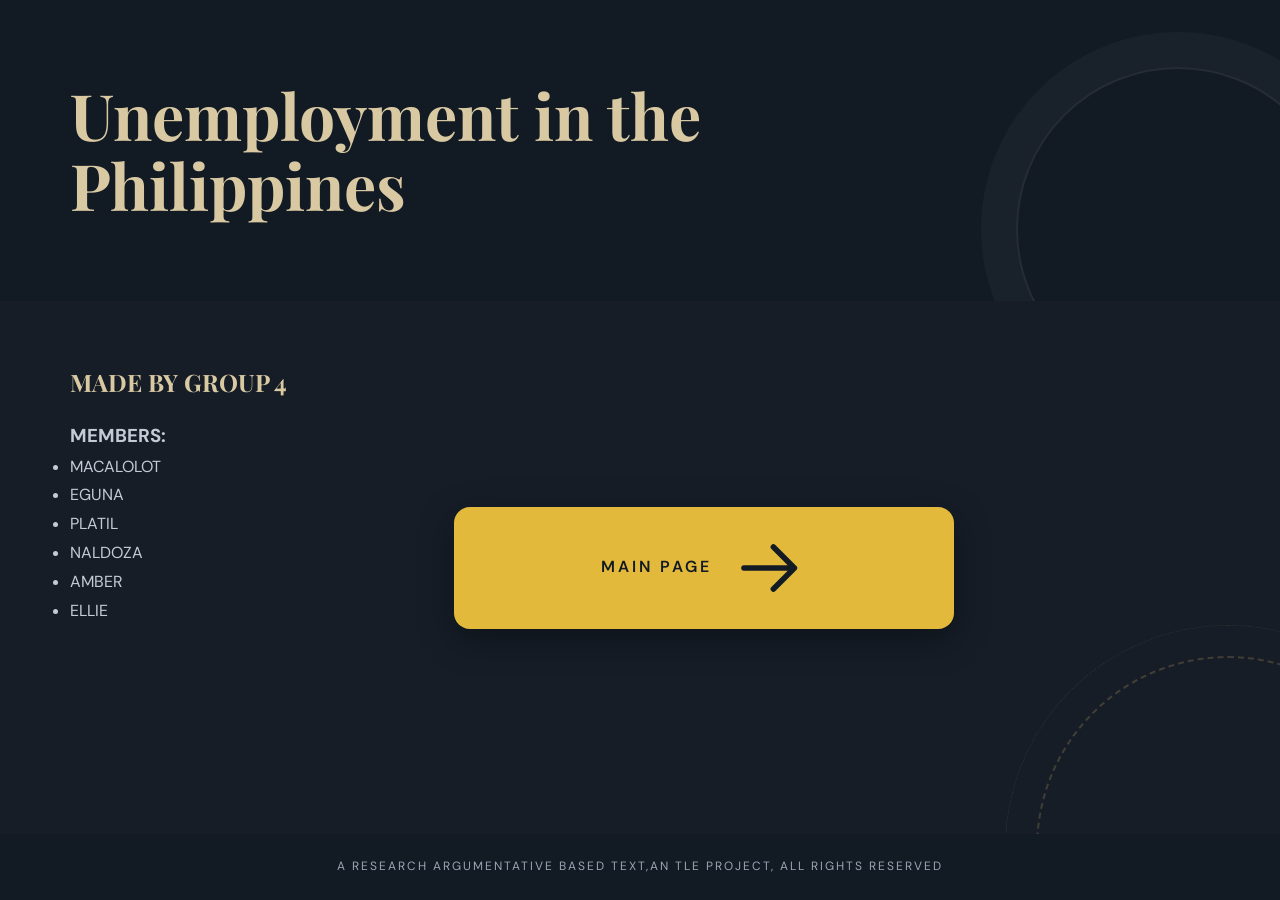
<file: index.html>
<!DOCTYPE html>
<html lang="en">
<head>
  <meta charset="UTF-8">
  <meta name="viewport" content="width=device-width, initial-scale=1.0">
  <title>TLE HOME PROJECT HTML</title>
  <link rel="stylesheet" href="styles.css">
</head>
<body>

  <header>
    <h1>Unemployment in the Philippines</h1>
  </header>

  <main>
    <section>
      <h2>MADE BY GROUP 4</h2>
	  <h3> <strong> MEMBERS: </strong> </h3>
      <ul>
	 
  <li>MACALOLOT</li>
  <li>EGUNA</li>
  <li>PLATIL</li>
  <li>NALDOZA</li>
  <li>AMBER</li>
  <li>ELLIE</li>
</ul>

		
    </section>

  <a class="arrow" href="unemployment.html" aria-label="Go to the main page">
    <span>MAIN PAGE</span>
    <svg viewBox="0 0 100 100" aria-hidden="true">
      <path d="M10 50 H80 M52 20 L82 50 L52 80"
            fill="none" stroke="currentColor" stroke-width="8"
            stroke-linecap="round" stroke-linejoin="round"/>
    </svg>
  </a>
  </main>

  <footer>
    <p>A research argumentative based text,An TLE Project, All rights reserved</p>
  </footer>

</body>
</html>
</file>
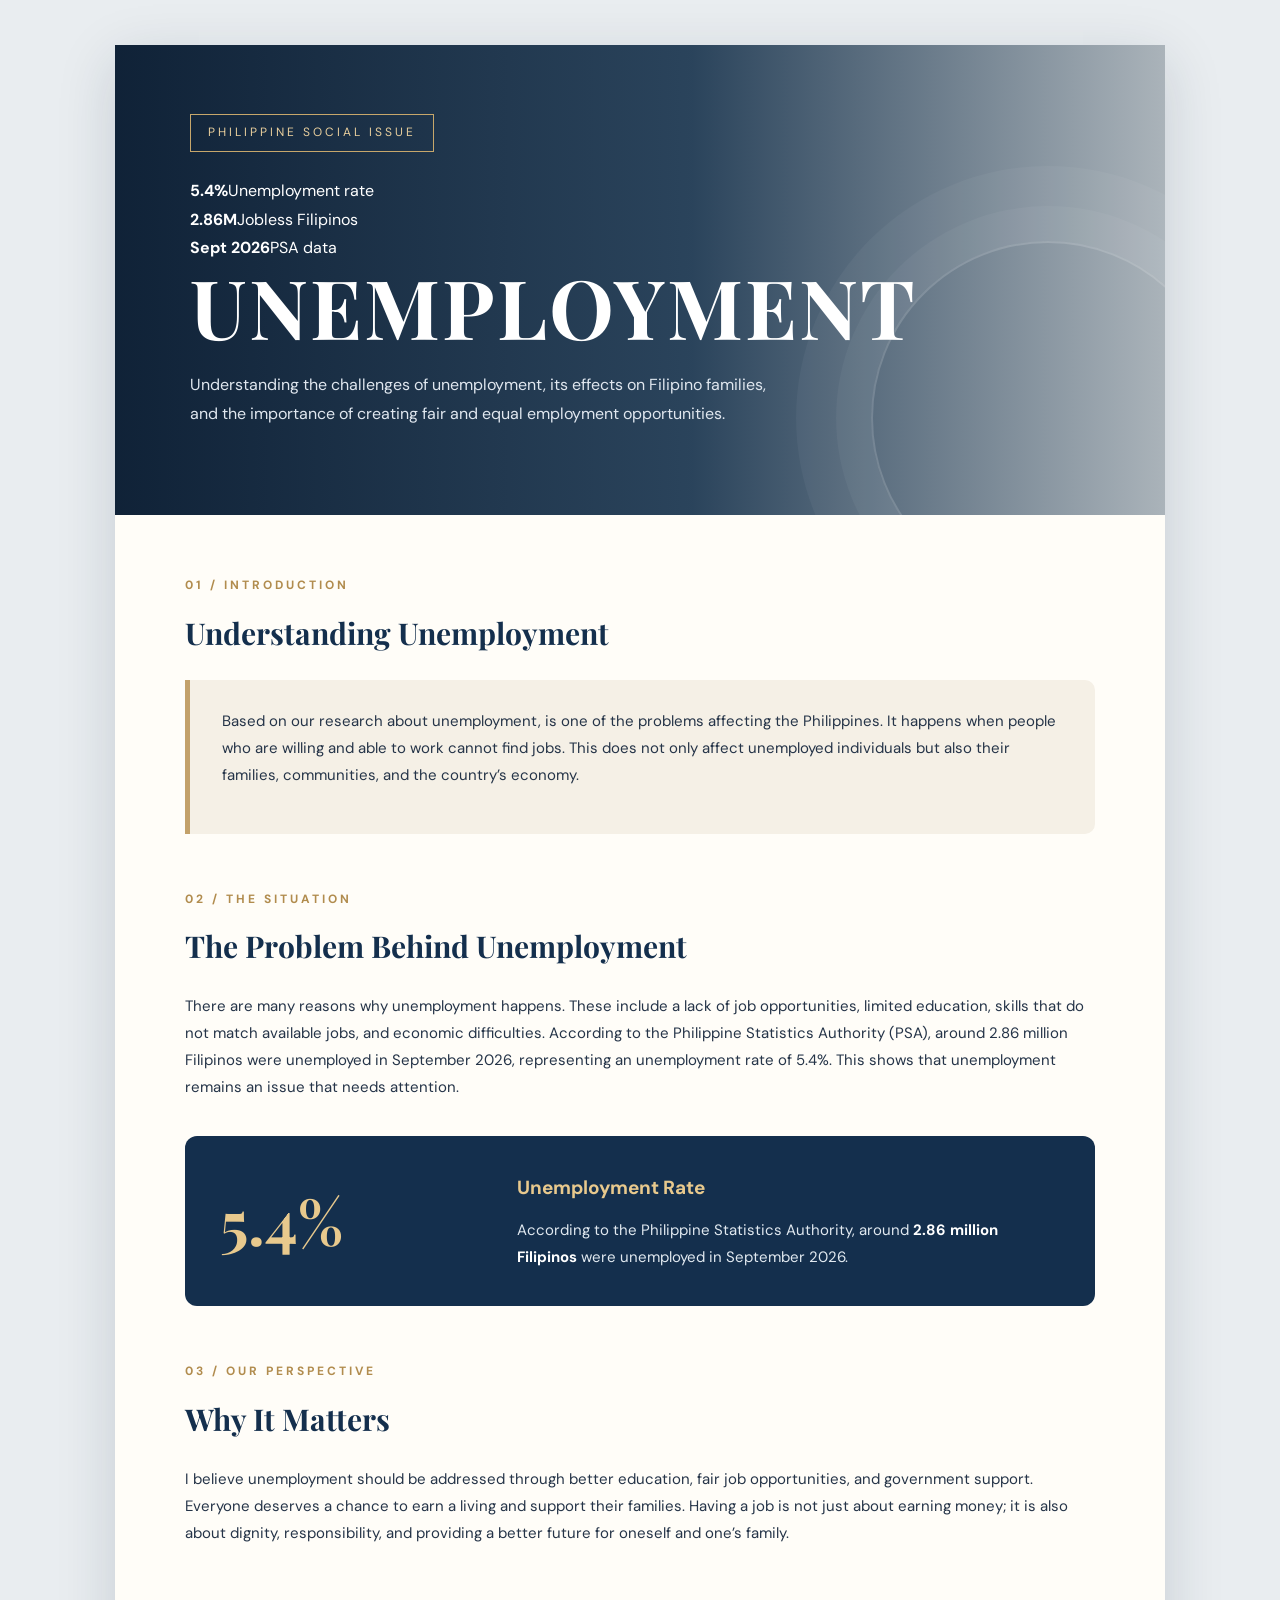
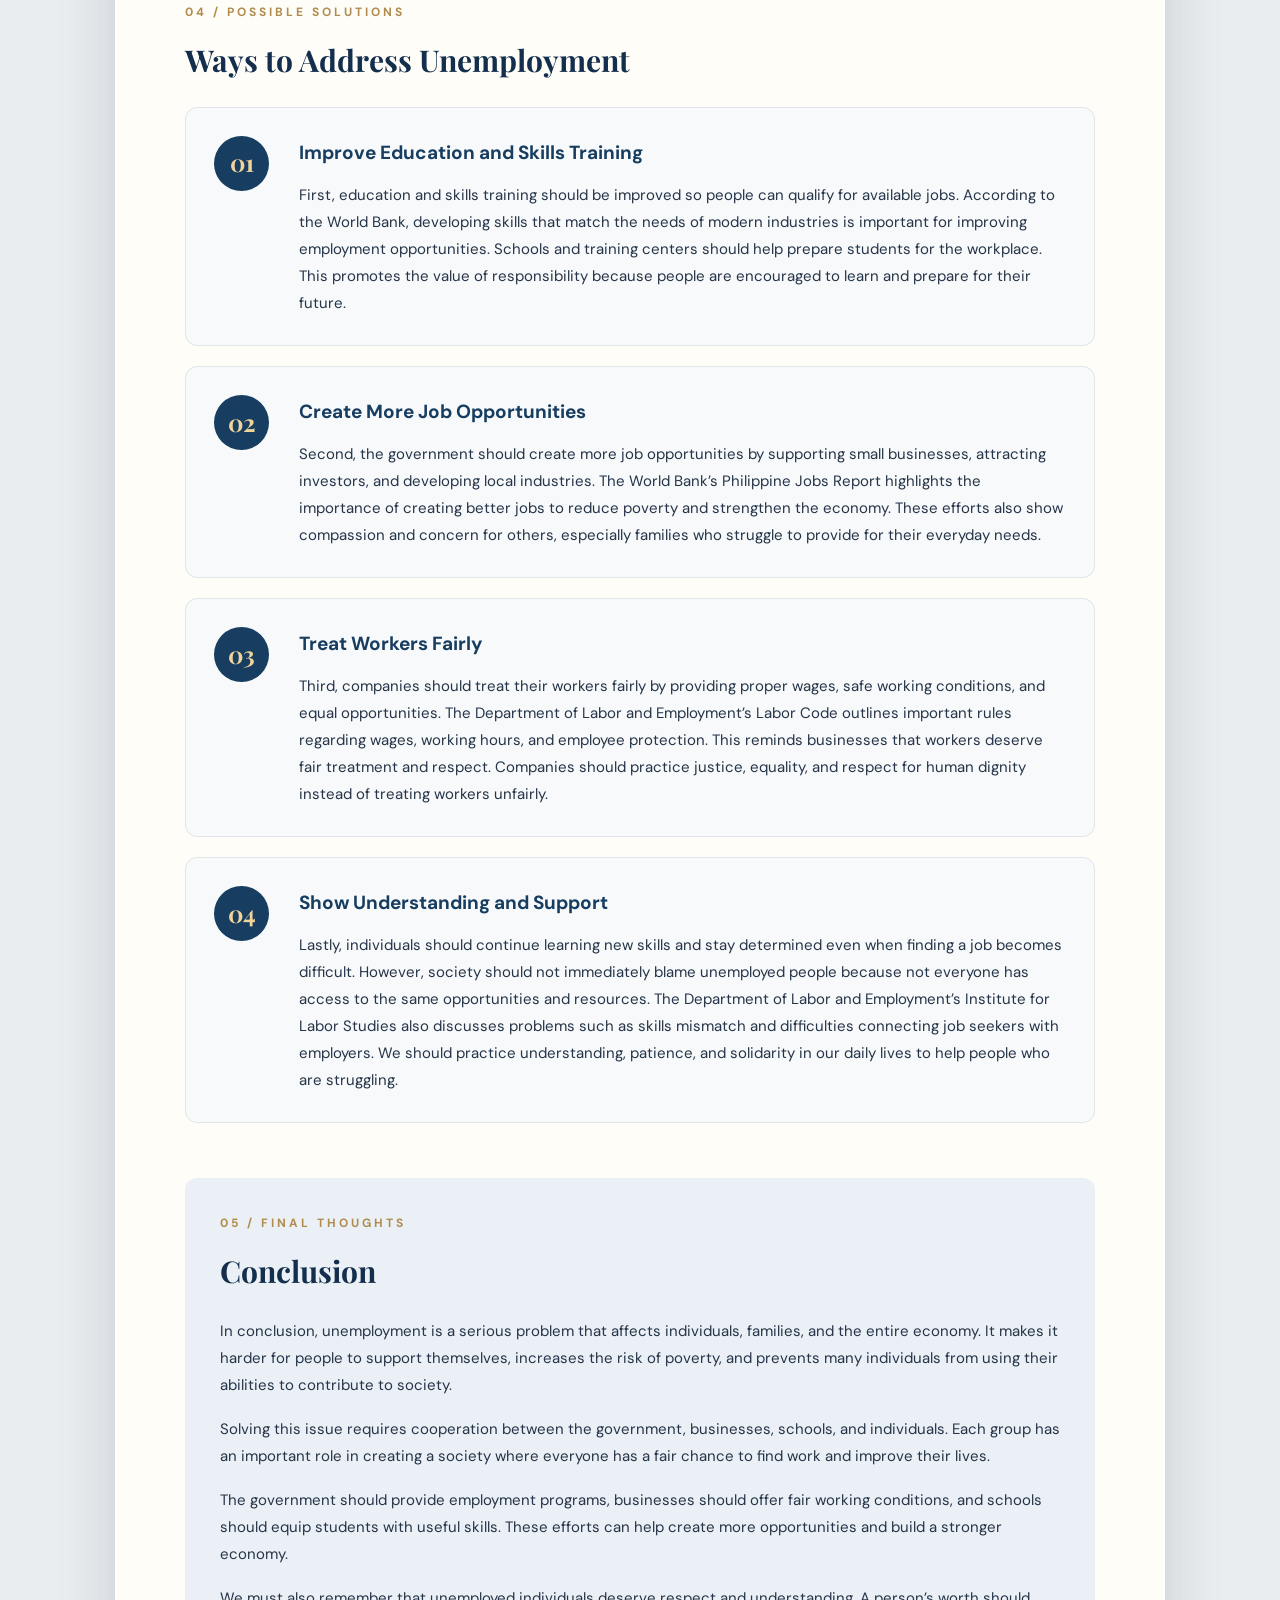
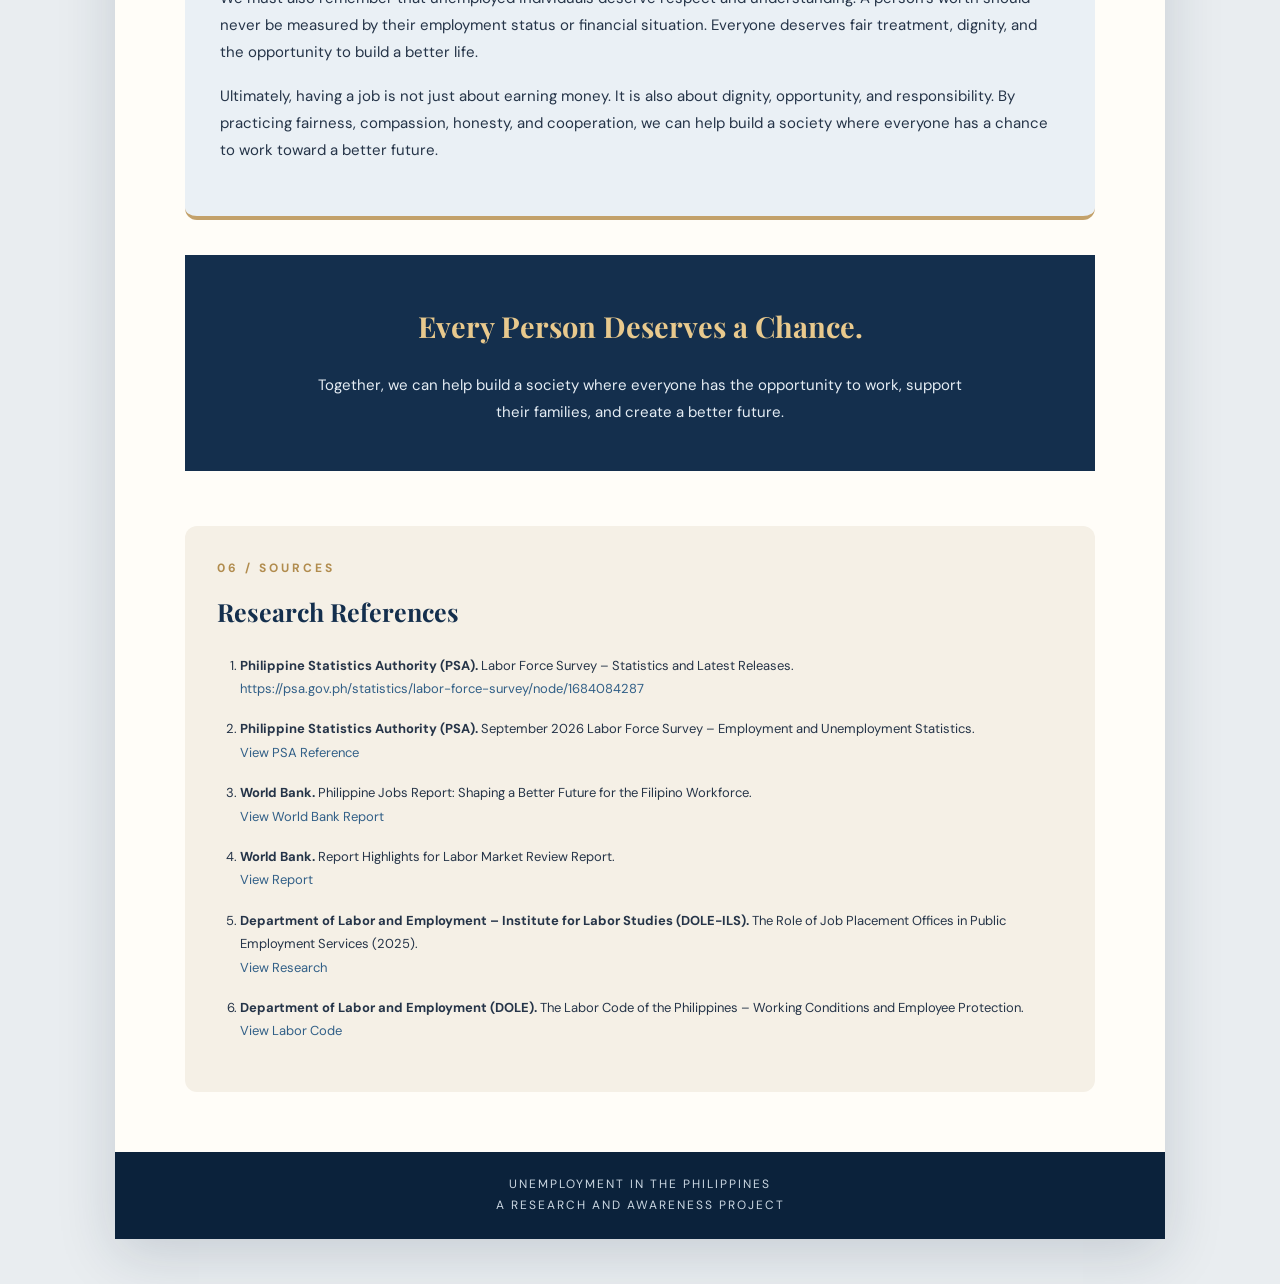
<file: unemployment.html>
<!DOCTYPE html>
<html lang="en">
<head>
<meta charset="UTF-8">
<meta name="viewport" content="width=device-width, initial-scale=1.0">
<title>Unemployment in the Philippines</title>

<style>
@import url('https://fonts.googleapis.com/css2?family=DM+Sans:wght@400;500;600;700&family=Playfair+Display:wght@600;700;800&display=swap');

* {
    margin: 0;
    padding: 0;
    box-sizing: border-box;
}

body {
    font-family: 'DM Sans', sans-serif;
    background: #e9edf0;
    color: #253448;
    line-height: 1.8;
}

/* MAIN BACKGROUND */

.page {
    max-width: 1050px;
    margin: 45px auto;
    background: #fffdf8;
    box-shadow: 0 15px 55px rgba(20,40,65,0.16);
    overflow: hidden;
}

/* HERO SECTION */

.hero {
    min-height: 470px;
    position: relative;
    display: flex;
    flex-direction: column;
    justify-content: center;
    padding: 65px 75px;
    color: white;
    overflow: hidden;

    background:
    linear-gradient(90deg,
    rgba(8,27,49,0.97) 0%,
    rgba(13,42,70,0.88) 55%,
    rgba(13,42,70,0.35) 100%),
    url("https://images.unsplash.com/photo-1521737711867-e3b97375f902?auto=format&fit=crop&w=1600&q=85");

    background-size: cover;
    background-position: center;
}

.hero::after {
    content: "";
    position: absolute;
    bottom: -80px;
    right: -60px;
    width: 350px;
    height: 350px;
    border: 2px solid rgba(255,255,255,0.16);
    border-radius: 50%;
    box-shadow:
        0 0 0 35px rgba(255,255,255,0.04),
        0 0 0 75px rgba(255,255,255,0.04);
}

.hero-content {
    position: relative;
    z-index: 2;
    max-width: 700px;
}

.tag {
    display: inline-block;
    border: 1px solid #c7a76b;
    color: #e9cf9d;
    padding: 7px 17px;
    font-size: 12px;
    letter-spacing: 3px;
    text-transform: uppercase;
    margin-bottom: 25px;
}

.hero h1 {
    font-family: 'Playfair Display', serif;
    font-size: clamp(45px, 8vw, 82px);
    line-height: 1.05;
    letter-spacing: 2px;
    margin-bottom: 22px;
}

.hero p {
    max-width: 590px;
    color: #e0e7ef;
    font-size: 16px;
}

/* SECTION LAYOUT */

.content {
    padding: 60px 70px;
}

.section-label {
    color: #b18c4e;
    font-size: 12px;
    font-weight: bold;
    letter-spacing: 3px;
    text-transform: uppercase;
    margin-bottom: 9px;
}

h2 {
    font-family: 'Playfair Display', serif;
    font-size: 30px;
    color: #142f4d;
    margin-bottom: 20px;
}

h3 {
    color: #173d60;
    font-size: 19px;
    margin-bottom: 12px;
}

p {
    margin-bottom: 17px;
    font-size: 15px;
}

/* INTRODUCTION */

.intro {
    border-left: 5px solid #c3a16a;
    background: #f5f0e6;
    padding: 28px 32px;
    margin-bottom: 55px;
    border-radius: 0 10px 10px 0;
}

/* STATISTICS */

.statistics {
    display: grid;
    grid-template-columns: 1fr 2fr;
    align-items: center;
    gap: 25px;
    padding: 35px;
    margin: 35px 0 55px;
    background: #142f4d;
    color: white;
    border-radius: 12px;
}

.stat-number {
    font-family: 'Playfair Display', serif;
    font-size: 62px;
    color: #e8c98d;
    font-weight: bold;
    line-height: 1.2;
}

.statistics p {
    color: #e1e9f0;
    margin: 0;
}

.statistics strong {
    color: white;
}

/* SOLUTIONS */

.solutions {
    margin-top: 55px;
}

.solution-card {
    display: grid;
    grid-template-columns: 65px 1fr;
    gap: 20px;
    align-items: start;
    padding: 28px;
    margin: 20px 0;
    border: 1px solid #e1e5e8;
    background: #f7f9fa;
    border-radius: 12px;
    transition: 0.3s ease;
}

.solution-card:hover {
    transform: translateY(-4px);
    box-shadow: 0 10px 25px rgba(20,47,77,0.10);
}

.number {
    width: 55px;
    height: 55px;
    display: flex;
    align-items: center;
    justify-content: center;
    background: #173d60;
    color: #f1d49b;
    border-radius: 50%;
    font-family: 'Playfair Display', serif;
    font-size: 24px;
    font-weight: bold;
}

.solution-card p {
    margin-bottom: 0;
}

/* CONCLUSION */

.conclusion {
    margin-top: 55px;
    padding: 35px;
    background: #eaf0f5;
    border-radius: 12px;
    border-bottom: 4px solid #c3a16a;
}

/* CLOSING MESSAGE */

.closing {
    text-align: center;
    margin-top: 35px;
    padding: 45px 35px;
    background: #142f4d;
    color: white;
}

.closing h2 {
    color: #e8c98d;
    font-size: 29px;
}

.closing p {
    max-width: 650px;
    margin: auto;
    color: #e5edf4;
}

/* REFERENCES */

.references {
    margin-top: 55px;
    padding: 32px;
    background: #f5f0e6;
    border-radius: 12px;
}

.references h2 {
    font-size: 25px;
}

.references ol {
    padding-left: 23px;
}

.references li {
    font-size: 13px;
    margin-bottom: 17px;
    overflow-wrap: anywhere;
}

.references a {
    color: #315f87;
    text-decoration: none;
}

.references a:hover {
    text-decoration: underline;
}

/* FOOTER */

footer {
    background: #0b223b;
    color: #cbd7e2;
    padding: 22px;
    text-align: center;
    font-size: 12px;
    letter-spacing: 2px;
}

/* MOBILE DESIGN */

@media(max-width: 700px) {
    .page {
        margin: 10px;
    }

    .hero {
        padding: 55px 30px;
        min-height: 400px;
    }

    .content {
        padding: 35px 23px;
    }

    .statistics {
        grid-template-columns: 1fr;
    }

    .solution-card {
        grid-template-columns: 1fr;
    }

    .stat-number {
        font-size: 48px;
    }
}

/* PRINT DESIGN */

@media print {
    body {
        background: white;
    }

    .page {
        margin: 0;
        box-shadow: none;
    }

    .hero, .statistics, .closing, footer {
        -webkit-print-color-adjust: exact;
        print-color-adjust: exact;
    }
}
</style>
</head>

<body>

<div class="page">

<!-- COVER -->

<header class="hero">
    <div class="hero-content">
<span class="tag">Philippine Social Issue</span>   <!-- above the <h1> -->

<div class="facts">                                 <!-- below the About section -->
  <div class="fact"><strong>5.4%</strong><span>Unemployment rate</span></div>
  <div class="fact"><strong>2.86M</strong><span>Jobless Filipinos</span></div>
  <div class="fact"><strong>Sept 2026</strong><span>PSA data</span></div>
</div>
        <h1>UNEMPLOYMENT</h1>

        <p>
        Understanding the challenges of unemployment,
        its effects on Filipino families, and the importance
        of creating fair and equal employment opportunities.
        </p>
    </div>
</header>

<main class="content">

<!-- INTRODUCTION -->

<div class="section-label">01 / Introduction</div>

<h2>Understanding Unemployment</h2>

<div class="intro">
<p>
Based on our research about unemployment, is one of the problems affecting the Philippines. It happens when people who are willing and able to work cannot find jobs. This does not only affect unemployed individuals but also their families, communities, and the country’s economy.
</p>
</div>

<!-- THE PROBLEM -->

<div class="section-label">02 / The Situation</div>

<h2>The Problem Behind Unemployment</h2>

<p>
There are many reasons why unemployment happens. These include a lack of job opportunities, limited education, skills that do not match available jobs, and economic difficulties. According to the Philippine Statistics Authority (PSA), around 2.86 million Filipinos were unemployed in September 2026, representing an unemployment rate of 5.4%. This shows that unemployment remains an issue that needs attention.
</p>

<div class="statistics">

    <div class="stat-number">5.4%</div>

    <div>
        <h3 style="color:#e8c98d;">
        Unemployment Rate
        </h3>

        <p>
        According to the Philippine Statistics Authority,
        around <strong>2.86 million Filipinos</strong> were
        unemployed in September 2026.
        </p>
    </div>

</div>

<!-- IMPORTANCE -->

<div class="section-label">03 / Our Perspective</div>

<h2>Why It Matters</h2>

<p>
I believe unemployment should be addressed through better education, fair job opportunities, and government support. Everyone deserves a chance to earn a living and support their families. Having a job is not just about earning money; it is also about dignity, responsibility, and providing a better future for oneself and one’s family.
</p>

<!-- SOLUTIONS -->

<div class="solutions">

<div class="section-label">04 / Possible Solutions</div>

<h2>Ways to Address Unemployment</h2>

<div class="solution-card">

    <div class="number">01</div>

    <div>
        <h3>Improve Education and Skills Training</h3>

        <p>
        First, education and skills training should be improved so people can qualify for available jobs. According to the World Bank, developing skills that match the needs of modern industries is important for improving employment opportunities. Schools and training centers should help prepare students for the workplace. This promotes the value of responsibility because people are encouraged to learn and prepare for their future.
        </p>
    </div>

</div>

<div class="solution-card">

    <div class="number">02</div>

    <div>
        <h3>Create More Job Opportunities</h3>

        <p>
        Second, the government should create more job opportunities by supporting small businesses, attracting investors, and developing local industries. The World Bank’s Philippine Jobs Report highlights the importance of creating better jobs to reduce poverty and strengthen the economy. These efforts also show compassion and concern for others, especially families who struggle to provide for their everyday needs.
        </p>
    </div>

</div>

<div class="solution-card">

    <div class="number">03</div>

    <div>
        <h3>Treat Workers Fairly</h3>

        <p>
        Third, companies should treat their workers fairly by providing proper wages, safe working conditions, and equal opportunities. The Department of Labor and Employment’s Labor Code outlines important rules regarding wages, working hours, and employee protection. This reminds businesses that workers deserve fair treatment and respect. Companies should practice justice, equality, and respect for human dignity instead of treating workers unfairly.
        </p>
    </div>

</div>

<div class="solution-card">

    <div class="number">04</div>

    <div>
        <h3>Show Understanding and Support</h3>

        <p>
        Lastly, individuals should continue learning new skills and stay determined even when finding a job becomes difficult. However, society should not immediately blame unemployed people because not everyone has access to the same opportunities and resources. The Department of Labor and Employment’s Institute for Labor Studies also discusses problems such as skills mismatch and difficulties connecting job seekers with employers. We should practice understanding, patience, and solidarity in our daily lives to help people who are struggling.
        </p>
    </div>

</div>

</div>

<!-- CONCLUSION -->

<div class="conclusion">

<div class="section-label">05 / Final Thoughts</div>

<h2>Conclusion</h2>

<p>
In conclusion, unemployment is a serious problem that affects individuals, families, and the entire economy. It makes it harder for people to support themselves, increases the risk of poverty, and prevents many individuals from using their abilities to contribute to society.
</p>

<p>
Solving this issue requires cooperation between the government, businesses, schools, and individuals. Each group has an important role in creating a society where everyone has a fair chance to find work and improve their lives.
</p>

<p>
The government should provide employment programs, businesses should offer fair working conditions, and schools should equip students with useful skills. These efforts can help create more opportunities and build a stronger economy.
</p>

<p>
We must also remember that unemployed individuals deserve respect and understanding. A person’s worth should never be measured by their employment status or financial situation. Everyone deserves fair treatment, dignity, and the opportunity to build a better life.
</p>

<p>
Ultimately, having a job is not just about earning money. It is also about dignity, opportunity, and responsibility. By practicing fairness, compassion, honesty, and cooperation, we can help build a society where everyone has a chance to work toward a better future.
</p>

</div>

<!-- CLOSING -->

<div class="closing">

<h2>Every Person Deserves a Chance.</h2>

<p>
Together, we can help build a society where everyone
has the opportunity to work, support their families,
and create a better future.
</p>

</div>

<!-- REFERENCES -->

<div class="references">

<div class="section-label">06 / Sources</div>

<h2>Research References</h2>

<ol>

<li>
<strong>Philippine Statistics Authority (PSA).</strong>
Labor Force Survey – Statistics and Latest Releases.
<br>
<a href="https://psa.gov.ph/statistics/labor-force-survey/node/1684084287">
https://psa.gov.ph/statistics/labor-force-survey/node/1684084287
</a>
</li>

<li>
<strong>Philippine Statistics Authority (PSA).</strong>
September 2026 Labor Force Survey – Employment and Unemployment Statistics.
<br>
<a href="https://psa.gov.ph/content/number-employed-persons-rose-5032-million-underemployment-declined-september-2026">
View PSA Reference
</a>
</li>

<li>
<strong>World Bank.</strong>
Philippine Jobs Report: Shaping a Better Future for the Filipino Workforce.
<br>
<a href="https://www.worldbank.org/en/country/philippines/publication/philippine-jobs-report-shaping-a-better-future-for-the-filipino-workforce">
View World Bank Report
</a>
</li>

<li>
<strong>World Bank.</strong>
Report Highlights for Labor Market Review Report.
<br>
<a href="https://www.worldbank.org/en/country/philippines/publication/report-highlights-for-labor-market-review-report">
View Report
</a>
</li>

<li>
<strong>Department of Labor and Employment – Institute for Labor Studies (DOLE-ILS).</strong>
The Role of Job Placement Offices in Public Employment Services (2025).
<br>
<a href="https://ils.dole.gov.ph/research-papers/2025-research-papers/the-role-of-job-placement-offices-jpos-in-public-employment-services-a-five-clustered-diagnostic/">
View Research
</a>
</li>

<li>
<strong>Department of Labor and Employment (DOLE).</strong>
The Labor Code of the Philippines – Working Conditions and Employee Protection.
<br>
<a href="https://dole.gov.ph/labor-code-of-the-philippines-2/">
View Labor Code
</a>
</li>

</ol>
</div>

</main>

<footer>
UNEMPLOYMENT IN THE PHILIPPINES
<br>
A RESEARCH AND AWARENESS PROJECT
</footer>

</div>

</body>
</html>
</file>
<file: styles.css>
/* ==========================================
   1. FONTS AND COLORS
   ========================================== */

@import url('https://fonts.googleapis.com/css2?family=DM+Sans:wght@400;600&family=Playfair+Display:wght@700&display=swap');

/* Change a color here and it updates everywhere */
:root {
  --bg:      #161d27;   /* outer background */
  --card:    #1f2935;   /* the main card */
  --text:    #c3ccd6;   /* body text */
  --heading: #d9c9a3;   /* titles */
  --accent:  #a68a5b;   /* gold lines */
  --deep:    #121a24;   /* header and footer */
}


/* ==========================================
   2. BASIC SETUP
   ========================================== */

/* Removes the browser's default spacing */
* {
  margin: 0;
  padding: 0;
  box-sizing: border-box;
}

body {
  font-family: 'DM Sans', sans-serif;
  background: var(--bg);
  color: var(--text);
  line-height: 1.8;

  /* These 3 lines keep the footer at the bottom */
  min-height: 100vh;
  display: flex;
  flex-direction: column;
}

/* The centered card that holds everything */
.page {
  flex: 1;
  display: flex;
  flex-direction: column;
  width: 100%;
  max-width: 1050px;
  margin: 45px auto;
  background: var(--card);
  box-shadow: 0 15px 55px rgba(0, 0, 0, 0.35);
  animation: fadeIn 0.9s ease both;
}


/* ==========================================
   3. HEADER
   ========================================== */

header {
  position: relative;
  overflow: hidden;
  background: var(--deep);
  padding: 80px 70px;
}

/* The decorative ring in the header corner */
header::after {
  content: "";
  position: absolute;
  right: -60px;
  bottom: -90px;
  width: 320px;
  height: 320px;
  border: 2px solid rgba(255, 255, 255, 0.08);
  border-radius: 50%;
  box-shadow: 0 0 0 35px rgba(255, 255, 255, 0.03);
}

/* The small label above the title */
.tag {
  display: inline-block;
  border: 1px solid var(--accent);
  color: var(--heading);
  padding: 6px 16px;
  font-size: 12px;
  letter-spacing: 3px;
  text-transform: uppercase;
  margin-bottom: 20px;
}

h1 {
  position: relative;
  z-index: 1;
  font-family: 'Playfair Display', serif;
  font-size: clamp(36px, 7vw, 64px);
  line-height: 1.1;
  color: var(--heading);
  max-width: 700px;
}


/* ==========================================
   4. MAIN CONTENT
   ========================================== */

main {
  position: relative;   /* lets the arrow button position itself inside main */
  flex: 1;              /* pushes the footer down */
  padding: 60px 70px;
}

h2 {
  font-family: 'Playfair Display', serif;
  color: var(--heading);
  margin-bottom: 15px;
}

section {
  margin-bottom: 35px;
  max-width: 70ch;
}

/* The three fact boxes (only if you use them in the HTML) */
.facts {
  display: grid;
  grid-template-columns: repeat(3, 1fr);
  gap: 20px;
  margin-bottom: 40px;
}

.fact {
  background: var(--deep);
  padding: 22px;
  border-top: 3px solid var(--accent);
}

.fact strong {
  display: block;
  font-family: 'Playfair Display', serif;
  font-size: 28px;
  color: var(--heading);
}


/* ==========================================
   5. YELLOW ARROW BUTTON
   ========================================== */

.arrow {
  /* position: centered in main */
  position: absolute;
  top: 50%;
  left: 55%;
  transform: translate(-50%, -50%);

  /* layout: text on the left, arrow on the right */
  display: flex;
  align-items: center;
  justify-content: center;
  gap: 25px;

  /* size and look */
  width: 500px;
  padding: 26px 40px;
  background: #e2b93b;
  color: #121a24;
  border-radius: 16px;
  box-shadow: 0 10px 35px rgba(0, 0, 0, 0.35);
  text-decoration: none;
  transition: background 0.3s ease, box-shadow 0.3s ease;
}

.arrow span {
  font-size: 16px;
  font-weight: 600;
  letter-spacing: 3px;
  text-transform: uppercase;
}

.arrow svg {
  width: 70px;
  height: 70px;
  animation: nudge 2.4s ease-in-out infinite;
}

/* When the mouse is over it, or it is selected with the keyboard */
.arrow:hover,
.arrow:focus-visible {
  background: #f0cb55;
  box-shadow: 0 14px 45px rgba(0, 0, 0, 0.5);
}


/* ==========================================
   6. FOOTER
   ========================================== */

footer {
  background: var(--deep);
  color: #9aa6b4;
  padding: 22px;
  text-align: center;
  font-size: 12px;
  letter-spacing: 2px;
  text-transform: uppercase;
}


/* ==========================================
   7. SPINNING RINGS (page corners)
   ========================================== */

/* Top-left ring */
body::before {
  content: "";
  position: fixed;
  top: -120px;
  left: -120px;
  width: 320px;
  height: 320px;
  border: 2px dashed rgba(166, 138, 91, 0.4);
  outline: 1px dotted rgba(166, 138, 91, 0.25);
  outline-offset: 30px;
  border-radius: 50%;
  animation: spin 40s linear infinite;
  z-index: -1;            /* behind everything */
  pointer-events: none;   /* clicks go through it */
}

/* Bottom-right ring (spins the other way) */
body::after {
  content: "";
  position: fixed;
  bottom: -140px;
  right: -140px;
  width: 380px;
  height: 380px;
  border: 2px dashed rgba(166, 138, 91, 0.3);
  outline: 1px dotted rgba(166, 138, 91, 0.2);
  outline-offset: 30px;
  border-radius: 50%;
  animation: spin 60s linear infinite reverse;
  z-index: -1;
  pointer-events: none;
}


/* ==========================================
   8. ANIMATIONS
   ========================================== */

@keyframes fadeIn {
  from { opacity: 0; }
  to   { opacity: 1; }
}

@keyframes spin {
  to { transform: rotate(360deg); }
}

@keyframes nudge {
  50% { transform: translateX(10px); }
}


/* ==========================================
   9. PHONE AND SMALL SCREENS
   ========================================== */

@media (max-width: 700px) {
  .page {
    margin: 10px;
    width: auto;
  }

  header,
  main {
    padding: 45px 25px;
  }

  .facts {
    grid-template-columns: 1fr;
  }

  /* The button drops below the text and stretches across */
  .arrow {
    position: static;
    transform: none;
    width: 100%;
    margin: 30px 0 0;
    padding: 20px 25px;
  }

  .arrow svg {
    width: 50px;
    height: 50px;
  }
}


/* ==========================================
   10. TURN OFF MOTION IF THE USER ASKS
   ========================================== */

@media (prefers-reduced-motion: reduce) {
  *, *::before, *::after {
    animation: none !important;
    transition: none !important;
  }
}
</file>
